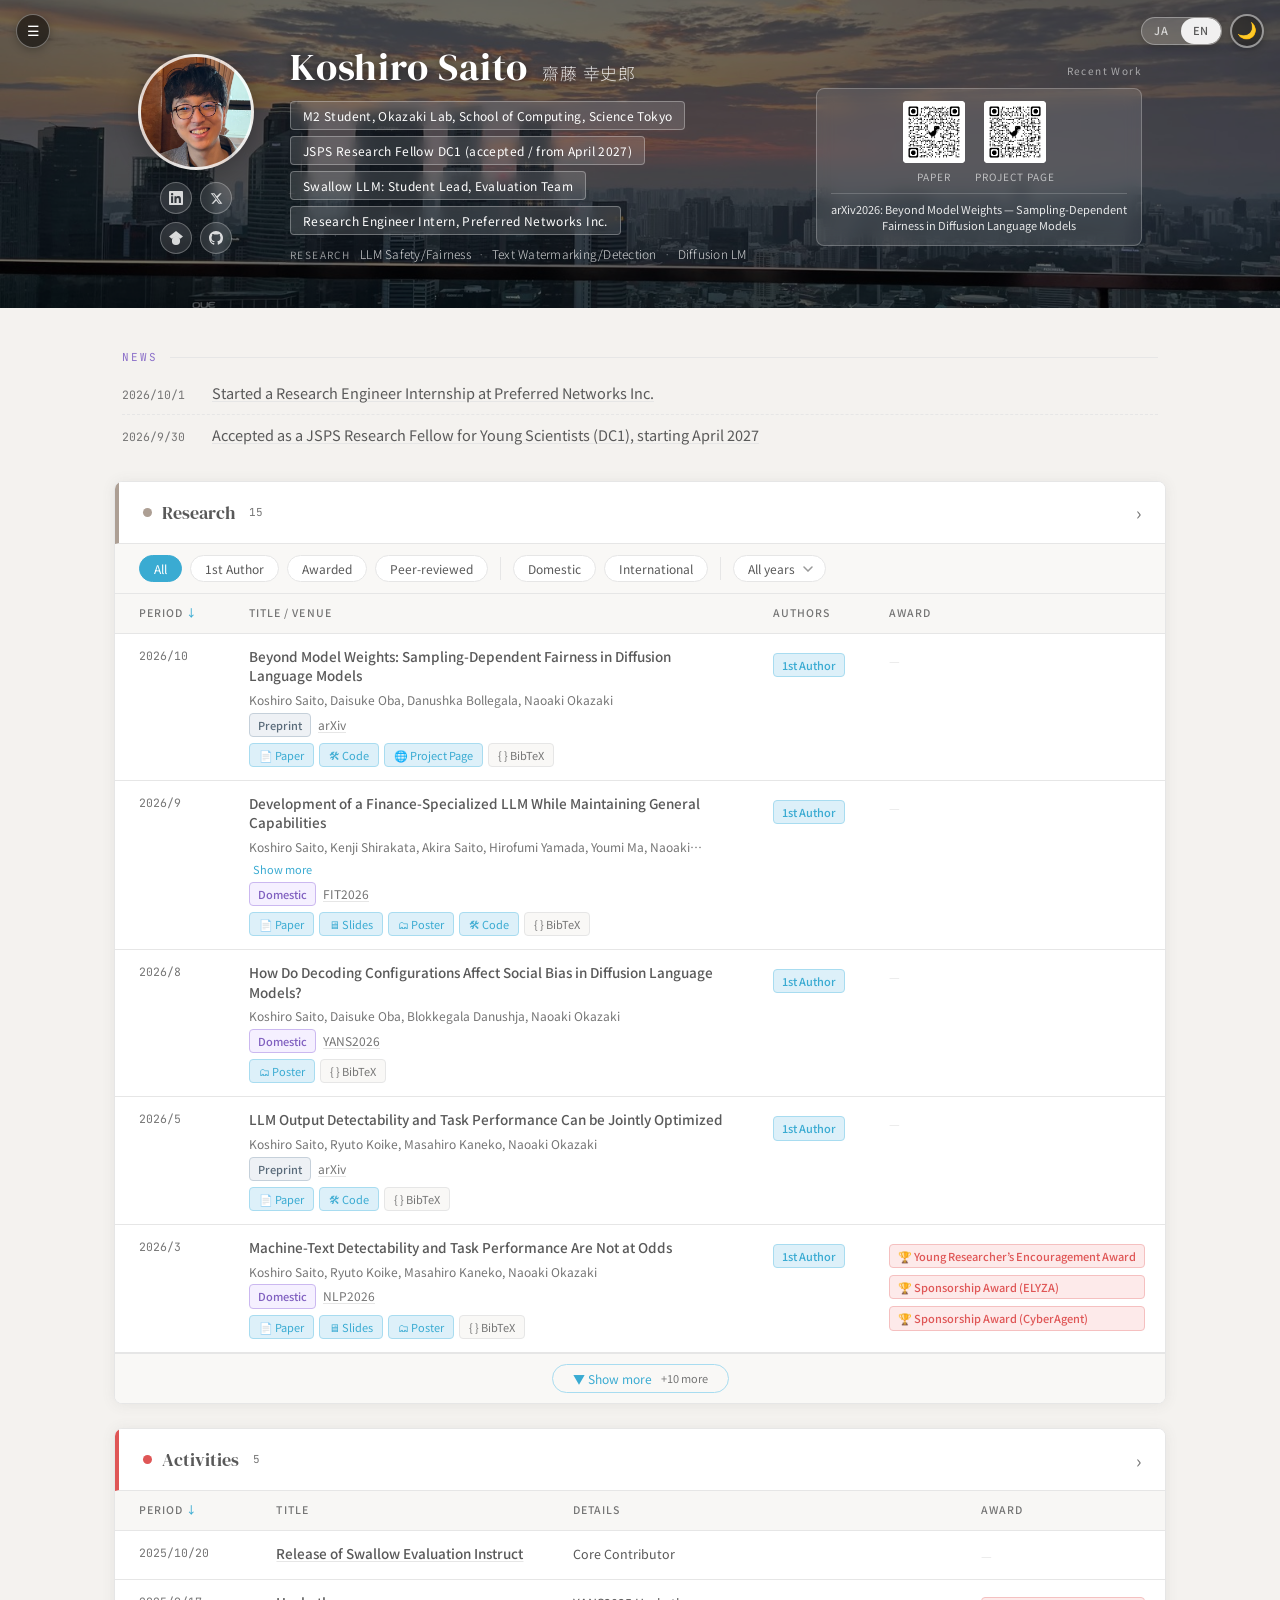
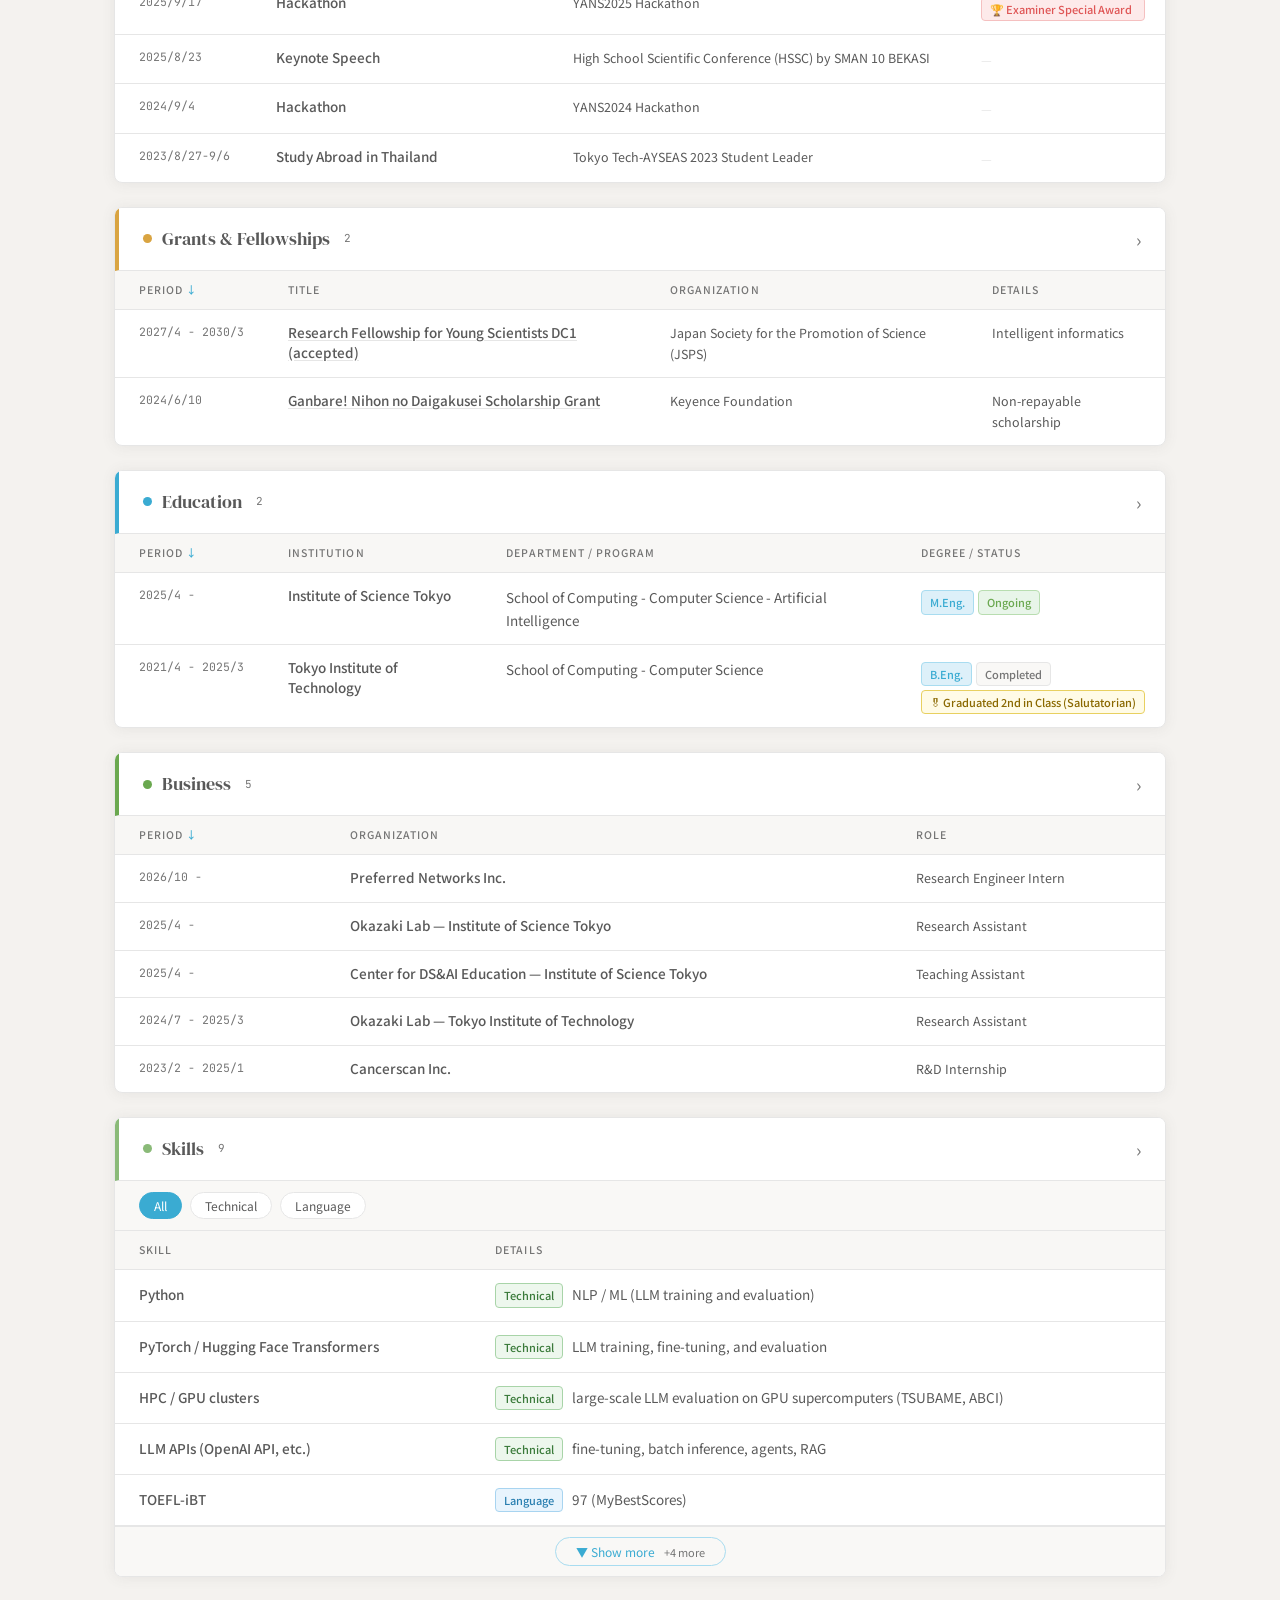
<file: index.html>
<!DOCTYPE html>
<html lang="en">
<head>
<meta charset="UTF-8">
<meta name="viewport" content="width=device-width, initial-scale=1.0">
<meta name="color-scheme" content="light dark">
<title>Koshiro Saito (齋藤 幸史郎)</title>
<!-- <meta name="description" content=""> -->
<link rel="canonical" href="https://pakapaka333.github.io/">
<link rel="alternate" hreflang="ja" href="https://pakapaka333.github.io/ja/">
<link rel="alternate" hreflang="en" href="https://pakapaka333.github.io/">
<link rel="alternate" hreflang="x-default" href="https://pakapaka333.github.io/">
<link rel="icon" type="image/svg+xml" href="figures/favicon.svg">
<link rel="icon" type="image/png" href="figures/favicon.png">
<link rel="apple-touch-icon" href="figures/apple-touch-icon.png">
<!-- OGP / Twitter Card -->
<meta property="og:type" content="profile">
<meta property="og:title" content="Koshiro Saito (齋藤 幸史郎)">
<!-- <meta property="og:description" content=""> -->
<meta property="og:url" content="https://pakapaka333.github.io/">
<meta property="og:image" content="https://pakapaka333.github.io/figures/face_picture_trimmed.png">
<meta property="og:locale" content="en_US">
<meta property="og:locale:alternate" content="ja_JP">
<meta name="twitter:card" content="summary">
<meta name="twitter:title" content="Koshiro Saito (齋藤 幸史郎)">
<!-- <meta name="twitter:description" content=""> -->
<meta name="twitter:image" content="https://pakapaka333.github.io/figures/face_picture_trimmed.png">
<!-- Structured data -->
<script type="application/ld+json">
{
  "@context": "https://schema.org",
  "@type": "Person",
  "name": "Koshiro Saito",
  "alternateName": "齋藤 幸史郎",
  "url": "https://pakapaka333.github.io/",
  "image": "https://pakapaka333.github.io/figures/face_picture_trimmed.png",
  "affiliation": {
    "@type": "CollegeOrUniversity",
    "name": "Institute of Science Tokyo"
  }
}
</script>
<!-- sameAs (SNS links) is injected by app.js from profile/profile.json links -->

<!-- Theme bootstrap: apply the user's explicit override (if any) before first paint.
     With no override, data-theme stays unset and css/style.css follows the OS via prefers-color-scheme,
     so OS changes are picked up live. See js/app.js THEME. -->
<script>
  (function(){
    try{
      var s=localStorage.getItem('theme');
      if(s==='dark'||s==='light'){document.documentElement.setAttribute('data-theme',s);}
    }catch(e){}
  })();
</script>
<link rel="preconnect" href="https://fonts.googleapis.com">
<link rel="preconnect" href="https://fonts.gstatic.com" crossorigin>
<link href="https://fonts.googleapis.com/css2?family=DM+Serif+Display:ital@0;1&family=Noto+Sans+JP:wght@300;400;500;700&family=JetBrains+Mono:wght@300;400&display=swap" rel="stylesheet">
<link rel="stylesheet" href="css/style.css">
</head>
<body>

<!-- Fixed controls -->
<div class="fixed-controls">
  <nav class="lang-switch" aria-label="Language switch">
    <a class="lang-btn" href="ja/">JA</a>
    <span class="lang-btn active">EN</span>
  </nav>
  <button class="theme-toggle" id="themeToggle" onclick="toggleTheme()" aria-label="Toggle theme">🌙</button>
</div>

<!-- BibTeX Modal -->
<div class="modal-overlay" id="bibtexModal" onclick="closeBibtexModal(event)">
  <div class="modal-box">
    <div class="modal-header">
      <span class="modal-title">BibTeX</span>
      <button class="modal-close" onclick="document.getElementById('bibtexModal').classList.remove('open')">×</button>
    </div>
    <div class="modal-body"><pre class="bibtex-code" id="bibtexContent"></pre></div>
    <div class="modal-footer">
      <button class="copy-btn" id="copyBtn" onclick="copyBibtex()">Copy</button>
    </div>
  </div>
</div>

<!-- Header -->
<header class="header-wrap">
  <div class="header-bg-fallback"></div>
  <div class="header-bg"></div>
  <div class="header-content">
    <div class="header-left">
      <div class="face-photo" role="img" aria-label="Profile photo"></div>
      <div class="header-sns" id="profileSns"></div>
    </div>
    <div class="header-name">
      <h1><span id="profileNameMain">…</span><span class="name-sub" id="profileNameSub"></span></h1>
      <div class="affiliation" id="profileAffiliations"></div>
      <div class="header-interests" id="profileInterests"></div>
    </div>
    <div class="header-recent-wrap">
      <span class="recent-label" id="recentLabelEl"></span>
      <div class="header-recent" id="qrContainer"></div>
    </div>
  </div>
</header>

<!-- Main -->
<main class="main" id="mainContent">
  <!-- Skeleton placeholders shown until JS fetches the data -->
  <div class="skeleton-card" aria-hidden="true"><div class="sk-bar sk-title"></div><div class="sk-bar w85"></div><div class="sk-bar w60"></div></div>
  <div class="skeleton-card" aria-hidden="true"><div class="sk-bar sk-title"></div><div class="sk-bar w85"></div><div class="sk-bar w60"></div></div>
  <div class="skeleton-card" aria-hidden="true"><div class="sk-bar sk-title"></div><div class="sk-bar w60"></div></div>
</main>

<noscript>
  <div style="max-width:1100px;margin:0 auto;padding:24px 48px;">
    <p>This page requires JavaScript.</p>
    <p>Koshiro Saito (齋藤 幸史郎) — M2 student, School of Computing, Institute of Science Tokyo. JSPS Research Fellow DC1 (accepted / from April 2027).
      See <a href="https://scholar.google.co.jp/citations?user=h8HGRU4AAAAJ">Google Scholar</a> for publications.</p>
  </div>
</noscript>

<script src="js/lang/en.js"></script>
<script src="js/app.js"></script>
<script>initPage('en', '');</script>
</body>
</html>
</file>
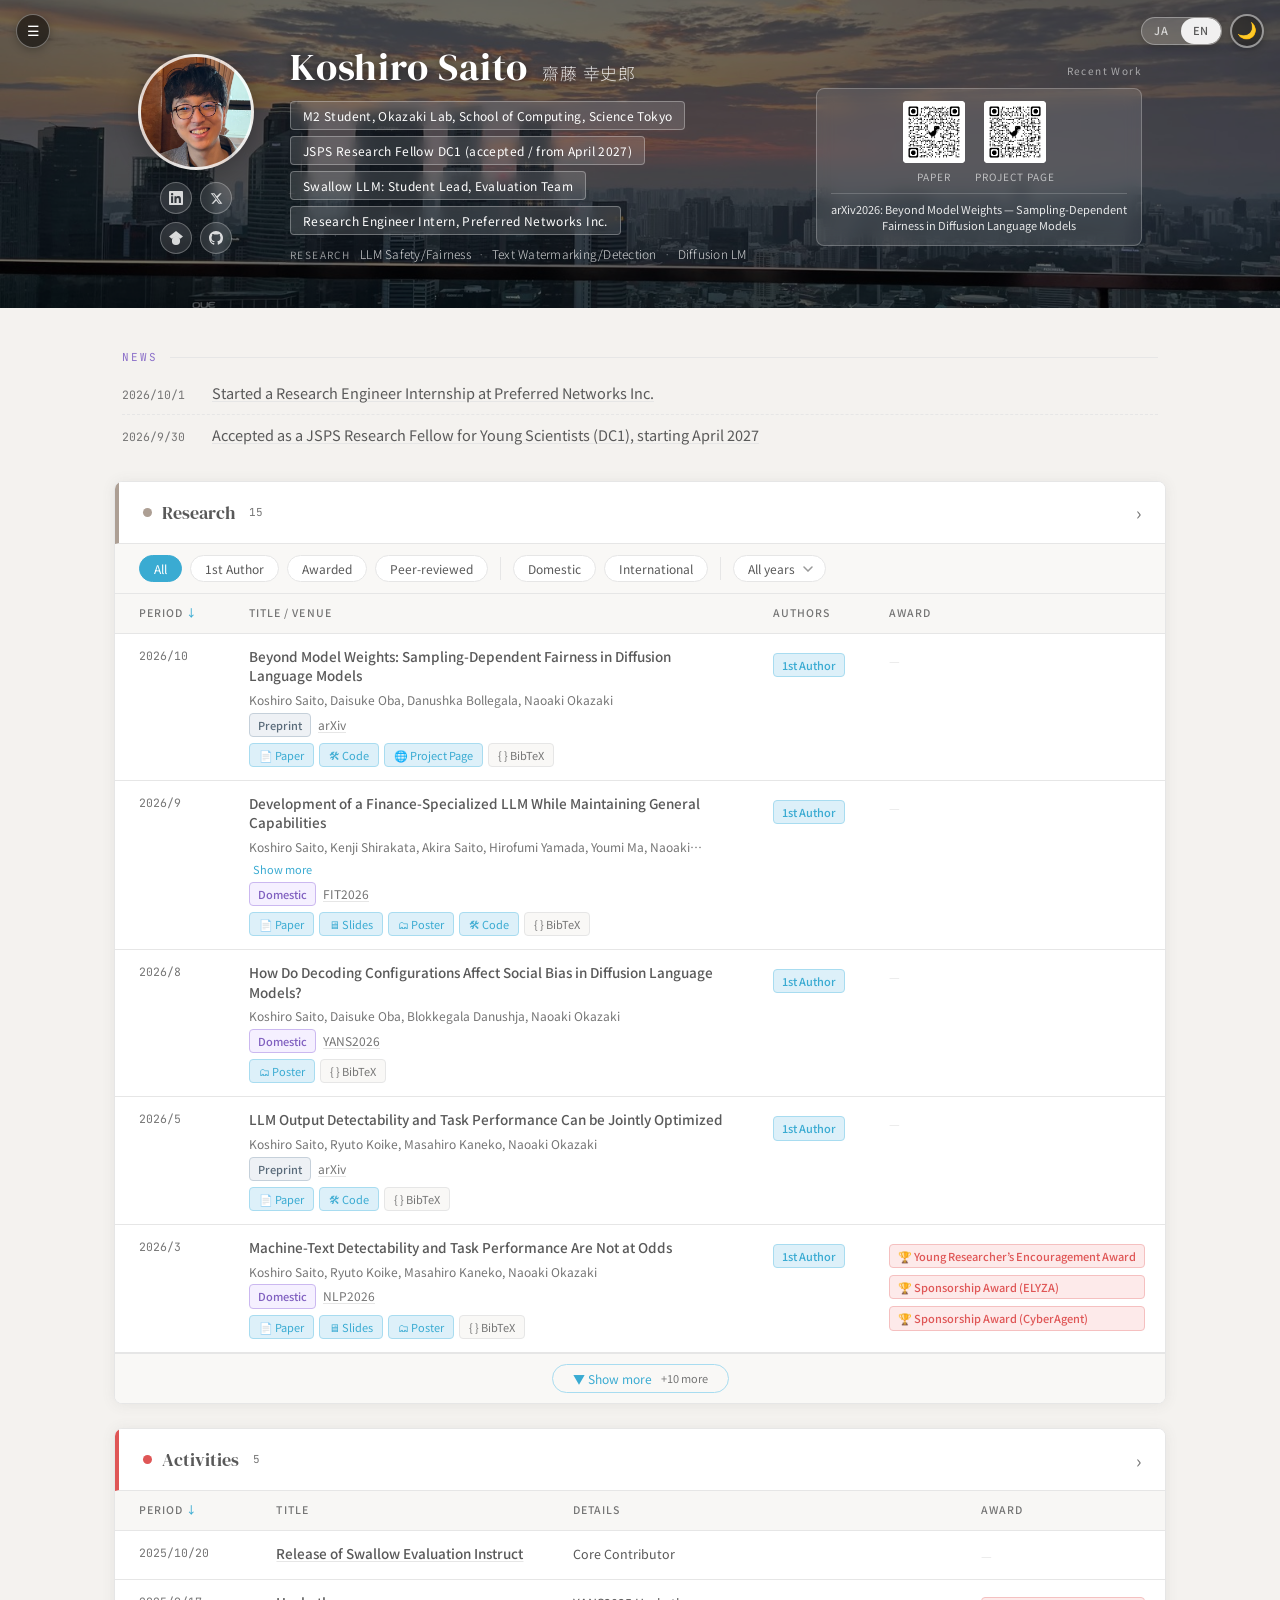
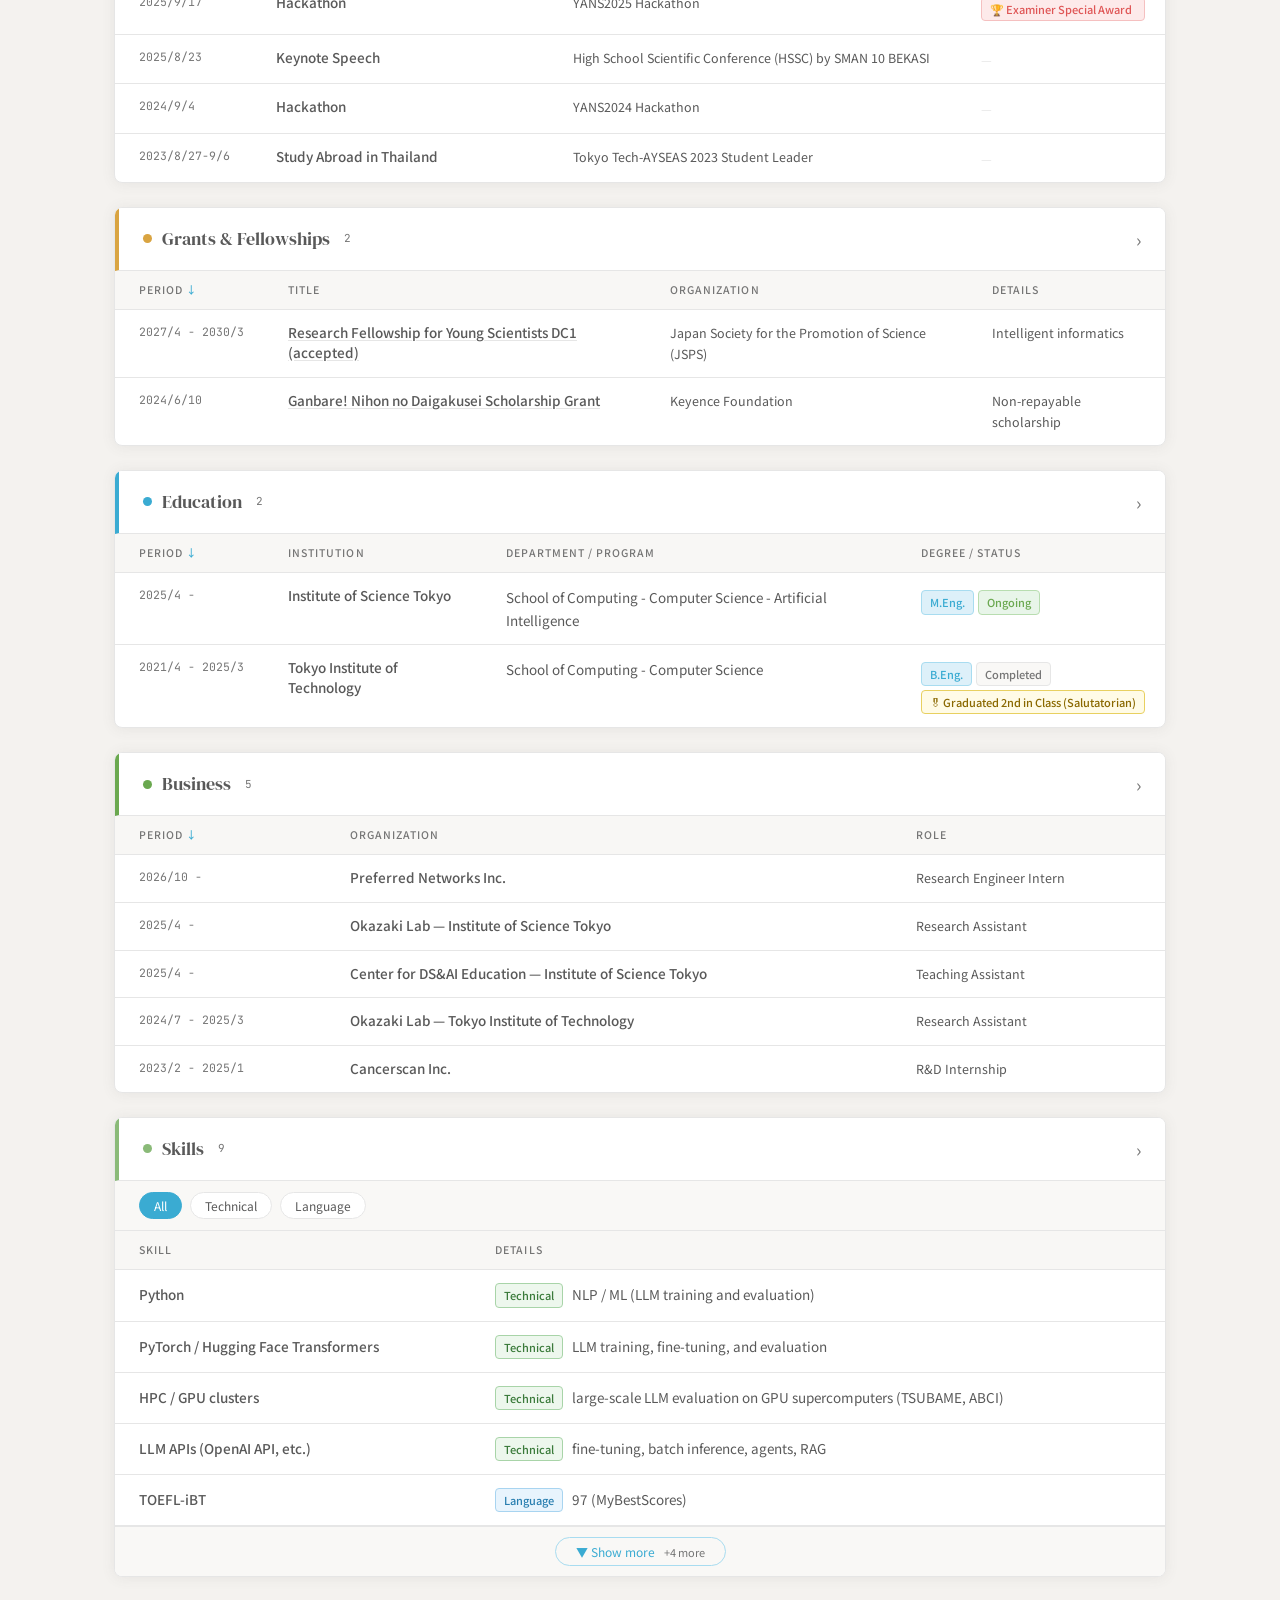
<file: en/index.html>
<!DOCTYPE html>
<html lang="en">
<head>
<meta charset="UTF-8">
<meta name="robots" content="noindex">
<!-- /en/ は旧 URL。英語版はサイトルート (/) に移動したため、ここは転送専用。
     GitHub Pages はサーバー側リダイレクトを持たないので JS + meta refresh で転送する。
     JS が動く環境では #hash も引き継ぐ (例: /en/#sec-research → /#sec-research)。 -->
<link rel="canonical" href="https://pakapaka333.github.io/">
<script>location.replace('../' + location.search + location.hash);</script>
<meta http-equiv="refresh" content="0; url=../">
<title>Redirecting…</title>
</head>
<body>
<p>This page has moved to <a href="../">https://pakapaka333.github.io/</a>.</p>
</body>
</html>
</file>
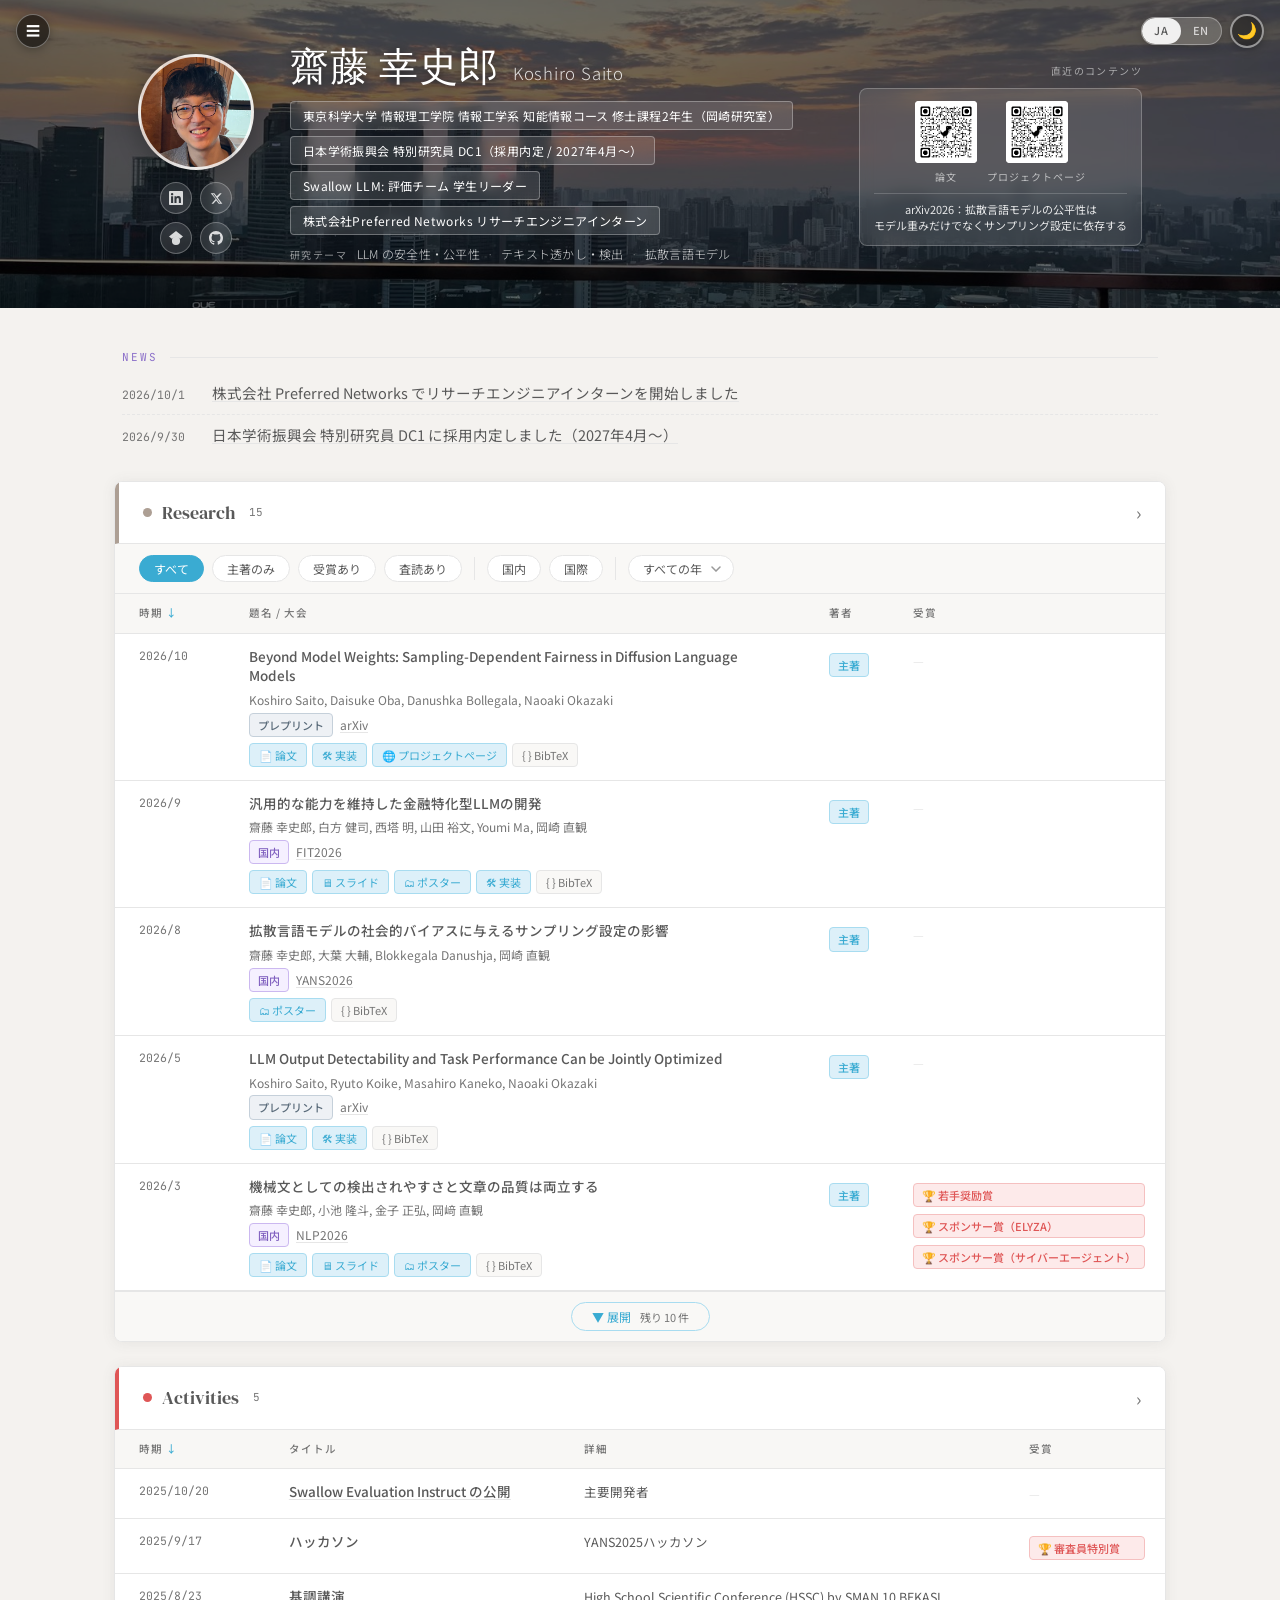
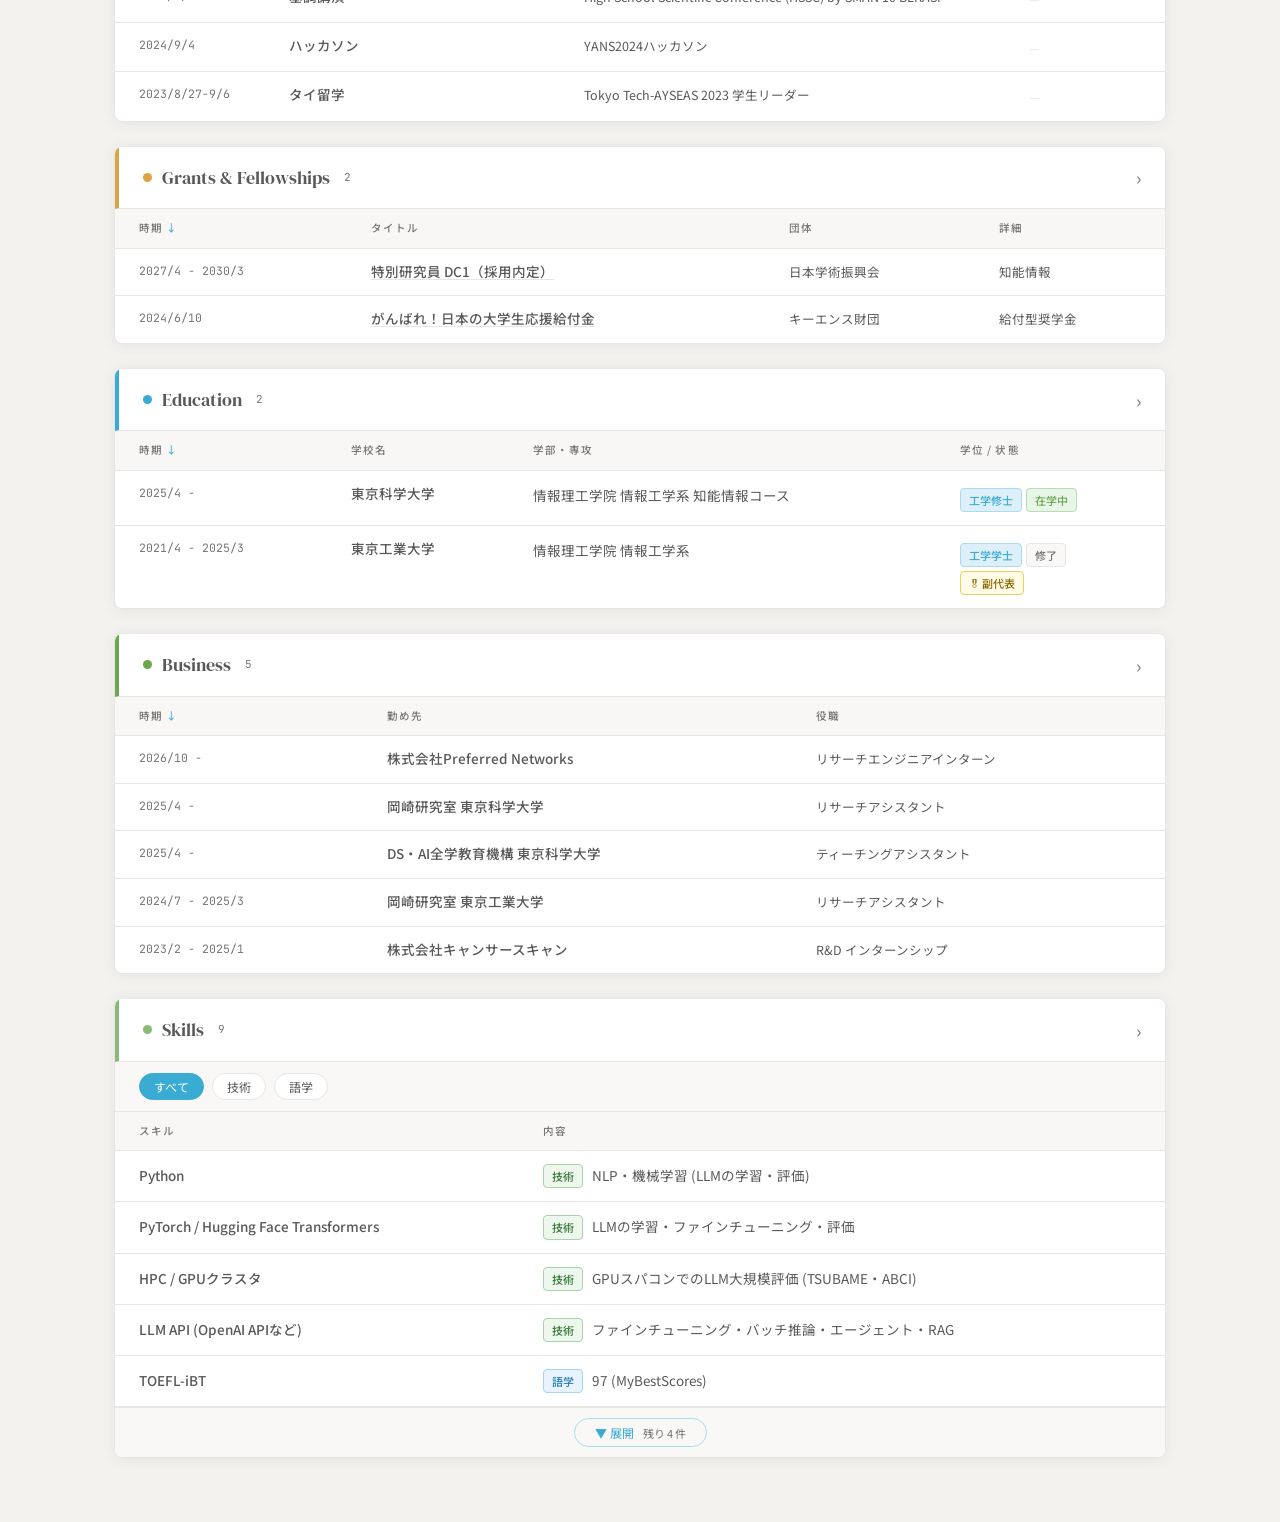
<file: ja/index.html>
<!DOCTYPE html>
<html lang="ja">
<head>
<meta charset="UTF-8">
<meta name="viewport" content="width=device-width, initial-scale=1.0">
<meta name="color-scheme" content="light dark">
<title>齋藤 幸史郎 (Koshiro Saito)</title>
<!-- <meta name="description" content=""> -->
<link rel="canonical" href="https://pakapaka333.github.io/ja/">
<link rel="alternate" hreflang="ja" href="https://pakapaka333.github.io/ja/">
<link rel="alternate" hreflang="en" href="https://pakapaka333.github.io/">
<link rel="alternate" hreflang="x-default" href="https://pakapaka333.github.io/">
<link rel="icon" type="image/svg+xml" href="../figures/favicon.svg">
<link rel="icon" type="image/png" href="../figures/favicon.png">
<link rel="apple-touch-icon" href="../figures/apple-touch-icon.png">
<!-- OGP / Twitter Card -->
<meta property="og:type" content="profile">
<meta property="og:title" content="齋藤 幸史郎 (Koshiro Saito)">
<!-- <meta property="og:description" content=""> -->
<meta property="og:url" content="https://pakapaka333.github.io/ja/">
<meta property="og:image" content="https://pakapaka333.github.io/figures/face_picture_trimmed.png">
<meta property="og:locale" content="ja_JP">
<meta property="og:locale:alternate" content="en_US">
<meta name="twitter:card" content="summary">
<meta name="twitter:title" content="齋藤 幸史郎 (Koshiro Saito)">
<!-- <meta name="twitter:description" content=""> -->
<meta name="twitter:image" content="https://pakapaka333.github.io/figures/face_picture_trimmed.png">
<!-- Structured data -->
<script type="application/ld+json">
{
  "@context": "https://schema.org",
  "@type": "Person",
  "name": "Koshiro Saito",
  "alternateName": "齋藤 幸史郎",
  "url": "https://pakapaka333.github.io/ja/",
  "image": "https://pakapaka333.github.io/figures/face_picture_trimmed.png",
  "affiliation": {
    "@type": "CollegeOrUniversity",
    "name": "Institute of Science Tokyo"
  }
}
</script>
<!-- sameAs (SNSリンク) は profile/profile.json の links から app.js が注入する -->

<!-- Theme bootstrap: apply the user's explicit override (if any) before first paint.
     With no override, data-theme stays unset and css/style.css follows the OS via prefers-color-scheme,
     so OS changes are picked up live. See js/app.js THEME. -->
<script>
  (function(){
    try{
      var s=localStorage.getItem('theme');
      if(s==='dark'||s==='light'){document.documentElement.setAttribute('data-theme',s);}
    }catch(e){}
  })();
</script>
<link rel="preconnect" href="https://fonts.googleapis.com">
<link rel="preconnect" href="https://fonts.gstatic.com" crossorigin>
<link href="https://fonts.googleapis.com/css2?family=DM+Serif+Display:ital@0;1&family=Noto+Sans+JP:wght@300;400;500;700&family=JetBrains+Mono:wght@300;400&display=swap" rel="stylesheet">
<link rel="stylesheet" href="../css/style.css">
<!-- 画像パスは css/style.css に一元化(CSS の url() はスタイルシート基準で解決されるため ja/ でも同じものが使える) -->
</head>
<body>

<!-- Fixed controls: lang switch + theme toggle -->
<div class="fixed-controls">
  <nav class="lang-switch" aria-label="言語切り替え">
    <span class="lang-btn active">JA</span>
    <a class="lang-btn" href="../">EN</a>
  </nav>
  <button class="theme-toggle" id="themeToggle" onclick="toggleTheme()" aria-label="テーマ切り替え">🌙</button>
</div>

<!-- BibTeX Modal -->
<div class="modal-overlay" id="bibtexModal" onclick="closeBibtexModal(event)">
  <div class="modal-box">
    <div class="modal-header">
      <span class="modal-title">BibTeX</span>
      <button class="modal-close" onclick="document.getElementById('bibtexModal').classList.remove('open')">×</button>
    </div>
    <div class="modal-body"><pre class="bibtex-code" id="bibtexContent"></pre></div>
    <div class="modal-footer">
      <button class="copy-btn" id="copyBtn" onclick="copyBibtex()">コピー</button>
    </div>
  </div>
</div>

<!-- Header -->
<header class="header-wrap">
  <div class="header-bg-fallback"></div>
  <div class="header-bg"></div>
  <div class="header-content">
    <div class="header-left">
      <div class="face-photo" role="img" aria-label="プロフィール写真"></div>
      <div class="header-sns" id="profileSns"></div>
    </div>
    <div class="header-name">
      <h1><span id="profileNameMain">…</span><span class="name-sub" id="profileNameSub"></span></h1>
      <div class="affiliation" id="profileAffiliations"></div>
      <div class="header-interests" id="profileInterests"></div>
    </div>
    <div class="header-recent-wrap">
      <span class="recent-label" id="recentLabelEl"></span>
      <div class="header-recent" id="qrContainer"></div>
    </div>
  </div>
</header>

<!-- Main -->
<main class="main" id="mainContent">
  <!-- スケルトン: JS がデータを取得するまでのプレースホルダー -->
  <div class="skeleton-card" aria-hidden="true"><div class="sk-bar sk-title"></div><div class="sk-bar w85"></div><div class="sk-bar w60"></div></div>
  <div class="skeleton-card" aria-hidden="true"><div class="sk-bar sk-title"></div><div class="sk-bar w85"></div><div class="sk-bar w60"></div></div>
  <div class="skeleton-card" aria-hidden="true"><div class="sk-bar sk-title"></div><div class="sk-bar w60"></div></div>
</main>

<noscript>
  <div style="max-width:1100px;margin:0 auto;padding:24px 48px;">
    <p>このページの表示には JavaScript が必要です。</p>
    <p>齋藤 幸史郎 (Koshiro Saito) — 東京科学大学 情報理工学院 修士課程。日本学術振興会 特別研究員 DC1（採用内定 / 2027年4月〜）。
      研究業績は <a href="https://scholar.google.co.jp/citations?user=h8HGRU4AAAAJ">Google Scholar</a> をご覧ください。</p>
  </div>
</noscript>

<script src="../js/lang/ja.js"></script>
<script src="../js/app.js"></script>
<script>initPage('ja', '../');</script>
</body>
</html>
</file>
<file: css/style.css>
/* ════════════════════════════════════════════
   style.css  —  Light / Dark / Responsive
════════════════════════════════════════════ */

/* ── Palette & Semantic Tokens (Light) ── */
:root {
  color-scheme: light;
  --stone:      #AD9F94;
  --charcoal:   #595959;
  --coral:      #DF5656;
  --sky:        #3AABD2;
  --light-gray: #E6E6E6;
  --sage:       #6aa84f;
  --gold:       #D9A441;
  --news:       #8B6FC9; /* News 専用。他セクションの色(stone/coral/sky/sage/gold/green)と被らない紫 */

  --bg:         #f4f2ef;
  --surface:    #ffffff;
  --surface-2:  #f9f8f6;
  --border:     #E6E6E6;
  --text:       #595959;
  --muted:      #757575; /* WCAG AA: 4.6:1 on white */
  --accent:     #3AABD2;
  --accent-lt:  #ddf0f9;
  --award-col:  #DF5656;
  --award-lt:   #fdeaea;
  --header-row: #f8f7f5;
  --radius:     8px;
  --shadow:     0 1px 14px rgba(89,89,89,0.09);

  /* badge / pill border colors (dark で上書きされる) */
  --accent-bd:   #a8dcf0;
  --award-bd:    #f5c0c0;
  --ongoing-bd:  #b8ddb0;
  --domestic-bd: #cbb8f0;
  --intl-bd:     #e8d080;
  --lang-bd:     #a8d4f0;
  --tech-bd:     #a8d4a8;
  --dist-bd:     #e8d060;
  --preprint-bd: #c5d0da;
}

/* ── Dark Tokens ── */
:root[data-theme="dark"] {
  color-scheme: dark;
  --news:       #a994e0;
  --bg:         #1a1917;
  --surface:    #242220;
  --surface-2:  #2c2a27;
  --border:     #3a3835;
  --text:       #d8d4cf;
  --muted:      #948e88; /* コントラスト改善 */
  --accent:     #4bbde0;
  --accent-lt:  #172f3a;
  --award-col:  #e87070;
  --award-lt:   #3a1a1a;
  --header-row: #2a2826;
  --shadow:     0 1px 14px rgba(0,0,0,0.35);
  --stone:      #c0b4ab;

  --accent-bd:   #2a5a70;
  --award-bd:    #6a3535;
  --ongoing-bd:  #2a5a35;
  --domestic-bd: #4a3570;
  --intl-bd:     #6a5525;
  --lang-bd:     #2a4a65;
  --tech-bd:     #2a5030;
  --dist-bd:     #6a5000;
  --preprint-bd: #3d4a56;
}

/* OS-level dark when no manual override (data-theme unset = auto mode; see js/app.js THEME).
   Tokens must stay identical to the :root[data-theme="dark"] block above. */
@media (prefers-color-scheme: dark) {
  :root:not([data-theme="light"]):not([data-theme="dark"]) {
    color-scheme: dark;
    --news:       #a994e0;
    --bg:         #1a1917;
    --surface:    #242220;
    --surface-2:  #2c2a27;
    --border:     #3a3835;
    --text:       #d8d4cf;
    --muted:      #948e88;
    --accent:     #4bbde0;
    --accent-lt:  #172f3a;
    --award-col:  #e87070;
    --award-lt:   #3a1a1a;
    --header-row: #2a2826;
    --shadow:     0 1px 14px rgba(0,0,0,0.35);
    --stone:      #c0b4ab;

    --accent-bd:   #2a5a70;
    --award-bd:    #6a3535;
    --ongoing-bd:  #2a5a35;
    --domestic-bd: #4a3570;
    --intl-bd:     #6a5525;
    --lang-bd:     #2a4a65;
    --tech-bd:     #2a5030;
    --dist-bd:     #6a5000;
    --preprint-bd: #3d4a56;
  }
}

*, *::before, *::after { box-sizing: border-box; margin: 0; padding: 0; }

body {
  background: var(--bg);
  color: var(--text);
  font-family: 'Noto Sans JP', sans-serif;
  font-weight: 400; /* 300 は低解像度で線が痩せるため本文は 400 */
  line-height: 1.75;
  font-size: 14px;
  transition: background 0.25s, color 0.25s;
}

/* キーボードフォーカスの可視化 */
:focus-visible { outline: 2px solid var(--accent); outline-offset: 2px; border-radius: 2px; }

/* ════════════════════════════════════════════
   FIXED CONTROLS  (top-right)
════════════════════════════════════════════ */
.fixed-controls {
  position: fixed;
  top: 14px; right: 16px;
  z-index: 300;
  display: flex;
  align-items: center;
  gap: 8px;
}

/* Language switch */
.lang-switch {
  display: flex;
  background: rgba(255,255,255,0.15);
  border: 1px solid rgba(255,255,255,0.32);
  border-radius: 20px;
  backdrop-filter: blur(8px);
  overflow: hidden;
  box-shadow: 0 2px 8px rgba(0,0,0,0.18);
}
.lang-btn {
  padding: 5px 12px;
  font-size: 11px; font-weight: 500; letter-spacing: 0.06em;
  color: rgba(255,255,255,0.72);
  text-decoration: none; border-radius: 18px;
  transition: background 0.15s, color 0.15s;
  line-height: 1.4;
}
.lang-btn:hover { color: #fff; background: rgba(255,255,255,0.2); }
.lang-btn.active { background: rgba(255,255,255,0.9); color: #595959; }

/* ── スクロール後(明るいコンテンツの上)はカード風配色に切り替え ──
   ヘッダー写真の上専用の白系半透明のままだと、白背景に溶けて読めなくなるため */
.fixed-controls.scrolled .lang-switch {
  background: var(--surface);
  border-color: var(--border);
  box-shadow: var(--shadow);
}
.fixed-controls.scrolled .lang-btn { color: var(--muted); }
.fixed-controls.scrolled .lang-btn:hover { color: var(--text); background: var(--surface-2); }
.fixed-controls.scrolled .lang-btn.active { background: var(--accent); color: #fff; }
.fixed-controls.scrolled .theme-toggle {
  background: var(--surface);
  border-color: var(--border);
  box-shadow: var(--shadow);
}

/* ── Theme toggle: icon-only circle, state shown by fill/icon ──
   Light mode → dark background pill (🌙) → clearly "it's light, click for dark"
   Dark  mode → light background pill (☀️) → clearly "it's dark, click for light"
*/
.theme-toggle {
  display: flex;
  align-items: center;
  justify-content: center;
  width: 34px; height: 34px;
  border-radius: 50%;
  border: 2px solid rgba(255,255,255,0.5);
  background: rgba(0,0,0,0.35);       /* dark fill in light mode → 🌙 stands out */
  backdrop-filter: blur(8px);
  cursor: pointer;
  font-size: 16px; line-height: 1;
  box-shadow: 0 2px 8px rgba(0,0,0,0.25);
  transition: background 0.2s, border-color 0.2s, transform 0.15s, box-shadow 0.15s;
}
/* In dark mode: light fill so ☀️ pops and signals "switch to light".
   data-mode is set by js/app.js from the *effective* theme (override or OS). */
.theme-toggle[data-mode="dark"] {
  background: rgba(255,255,255,0.85);
  border-color: rgba(255,255,255,0.9);
}
.theme-toggle:hover {
  transform: scale(1.1);
  box-shadow: 0 3px 12px rgba(0,0,0,0.35);
}
/* hide any lingering text children */
.theme-toggle .t-label { display: none; }

/* ════════════════════════════════════════════
   HEADER
════════════════════════════════════════════ */
.header-wrap { position: relative; width: 100%; min-height: 300px; overflow: hidden; }
.header-bg-fallback { position: absolute; inset: 0; background: linear-gradient(140deg, #635c58 0%, var(--stone) 50%, #c9c0b8 100%); }
.header-bg { position: absolute; inset: 0; background: url('../figures/header.jpg') center / cover no-repeat; filter: brightness(0.45) saturate(0.85); }

.header-content {
  position: relative; min-height: 300px;
  max-width: 1100px; margin: 0 auto;
  padding: 44px 48px;
  display: flex; align-items: center; gap: 36px;
}

.header-left { flex-shrink: 0; display: flex; flex-direction: column; align-items: center; gap: 12px; }
.face-photo {
  flex-shrink: 0; width: 116px; height: 116px; border-radius: 50%;
  border: 3px solid rgba(255,255,255,0.78);
  box-shadow: 0 4px 24px rgba(0,0,0,0.3);
  background: var(--stone) url('../figures/face_picture_trimmed.png') center / cover no-repeat;
}

.header-name { flex: 1; color: #fff; }
.header-name h1 { font-family: 'DM Serif Display', serif; font-size: 2.45rem; font-weight: 400; letter-spacing: 0.02em; line-height: 1.15; text-shadow: 0 2px 10px rgba(0,0,0,0.5); display: flex; flex-wrap: wrap; align-items: baseline; column-gap: 14px; }
.name-sub { display: inline-block; font-family: 'Noto Sans JP', sans-serif; font-size: 1.05rem; font-weight: 300; opacity: 0.82; }
.header-name .affiliation { margin-top: 12px; display: flex; flex-wrap: wrap; gap: 6px; }
.affil-tag { font-size: 12px; font-weight: 400; letter-spacing: 0.03em; background: rgba(255,255,255,0.13); border: 1px solid rgba(255,255,255,0.3); border-radius: 4px; padding: 3px 12px; backdrop-filter: blur(6px); }

.header-interests { margin-top: 8px; font-size: 12px; font-weight: 300; letter-spacing: 0.02em; color: rgba(255,255,255,0.82); display: flex; flex-wrap: wrap; align-items: baseline; column-gap: 7px; row-gap: 2px; }
.interests-label { font-size: 10px; font-weight: 400; letter-spacing: 0.14em; text-transform: uppercase; color: rgba(255,255,255,0.55); margin-right: 3px; }
.interests-sep { color: rgba(255,255,255,0.45); }

.header-sns { display: grid; grid-template-columns: repeat(2, 32px); gap: 8px; justify-content: center; } /* 2x2 under the photo (photo is 116px; 4-in-a-row would be wider) */
.sns-btn { display: inline-flex; align-items: center; justify-content: center; width: 32px; height: 32px; color: rgba(255,255,255,0.82); background: rgba(255,255,255,0.12); border: 1px solid rgba(255,255,255,0.28); border-radius: 50%; text-decoration: none; backdrop-filter: blur(4px); transition: background 0.15s, color 0.15s, transform 0.15s; }
.sns-btn:hover { background: rgba(255,255,255,0.28); color: #fff; transform: translateY(-1px); }

.header-recent-wrap { flex-shrink: 0; display: flex; flex-direction: column; align-items: flex-end; gap: 8px; }
.recent-label { font-size: 10px; font-weight: 400; letter-spacing: 0.14em; color: rgba(255,255,255,0.55); text-align: right; }
.header-recent { display: flex; gap: 12px; align-items: flex-start; }

.qr-group { background: rgba(255,255,255,0.11); border: 1px solid rgba(255,255,255,0.24); border-radius: var(--radius); padding: 12px 14px; color: #fff; backdrop-filter: blur(8px); transition: background 0.2s, transform 0.2s; display: flex; flex-direction: column; gap: 8px; min-width: 180px; }
.qr-group:hover { background: rgba(255,255,255,0.18); transform: translateY(-2px); }
.qr-pair { display: flex; gap: 10px; justify-content: center; }
.qr-item { display: flex; flex-direction: column; align-items: center; gap: 5px; text-decoration: none; color: inherit; }
.qr-item:hover .qr-box { outline: 2px solid rgba(255,255,255,0.6); }
.qr-type { font-size: 10px; text-transform: uppercase; letter-spacing: 0.1em; opacity: 0.62; white-space: nowrap; }
.qr-box { width: 62px; height: 62px; background: #fff; border-radius: 4px; display: flex; align-items: center; justify-content: center; overflow: hidden; transition: outline 0.15s; }
.qr-box img { width: 100%; height: 100%; object-fit: contain; }
.qr-divider { border: none; border-top: 1px solid rgba(255,255,255,0.18); }
.qr-desc { font-size: 11px; opacity: 0.88; line-height: 1.4; text-align: center; }

/* ════════════════════════════════════════════
   MAIN  /  SECTION CARDS
════════════════════════════════════════════ */
.main { max-width: 1100px; margin: 40px auto 64px; padding: 0 24px; display: flex; flex-direction: column; gap: 24px; }

.section-card { background: var(--surface); border: 1px solid var(--border); border-radius: var(--radius); box-shadow: var(--shadow); overflow: hidden; animation: fadeUp 0.42s ease both; transition: background 0.25s, border-color 0.25s; }
.section-card:nth-child(1){animation-delay:0.04s} .section-card:nth-child(2){animation-delay:0.09s}
.section-card:nth-child(3){animation-delay:0.14s} .section-card:nth-child(4){animation-delay:0.19s}
.section-card:nth-child(5){animation-delay:0.24s} .section-card:nth-child(6){animation-delay:0.29s}
.section-card:nth-child(7){animation-delay:0.34s}
@keyframes fadeUp { from { opacity:0; transform:translateY(13px); } to { opacity:1; transform:translateY(0); } }

.section-header { display:flex; align-items:center; justify-content:space-between; padding:15px 24px; cursor:pointer; user-select:none; border-bottom:1px solid var(--border); background:var(--surface); transition:background 0.13s; }
.section-header:hover { background:var(--surface-2); }

#sec-research   .section-header { border-left:4px solid var(--stone); }
#sec-activities .section-header { border-left:4px solid var(--coral); }
#sec-grants     .section-header { border-left:4px solid var(--gold); }
#sec-education  .section-header { border-left:4px solid var(--sky); }
#sec-business   .section-header { border-left:4px solid var(--sage); }
#sec-skills     .section-header { border-left:4px solid #8aba78; }

.section-title { display:flex; align-items:center; gap:10px; }
.section-dot { width:9px; height:9px; border-radius:50%; flex-shrink:0; }
.dot-news{background:var(--news)} .dot-research{background:var(--stone)} .dot-activities{background:var(--coral)}
.dot-grants{background:var(--gold)} .dot-education{background:var(--sky)} .dot-business{background:var(--sage)} .dot-skills{background:#8aba78}

.section-label { font-family:'DM Serif Display',serif; font-size:1.13rem; color:var(--text); }
.section-count { font-family:'JetBrains Mono',monospace; font-size:11px; color:var(--muted); margin-left:4px; }
.section-chevron { font-size:18px; color:var(--muted); transition:transform 0.28s ease; line-height:1; }
.section-card.collapsed .section-chevron { transform:rotate(-90deg); }
.section-body { overflow:hidden; transition:max-height 0.38s cubic-bezier(0.4,0,0.2,1); max-height:8000px; }
.section-card.collapsed .section-body { max-height:0; }

/* ════════════════════════════════════════════
   FILTER BAR
════════════════════════════════════════════ */
.filter-bar { display:flex; gap:8px; padding:11px 24px; border-bottom:1px solid var(--border); flex-wrap:wrap; background:var(--surface-2); align-items:center; }
.filter-separator { width:1px; background:var(--border); margin:2px 4px; align-self:stretch; }
.filter-btn { font-family:'Noto Sans JP',sans-serif; font-size:12px; font-weight:400; padding:4px 14px; border-radius:20px; border:1px solid var(--border); background:var(--surface); color:var(--text); cursor:pointer; transition:all 0.14s; }
.filter-btn.active { background:var(--accent); border-color:var(--accent); color:#fff; }
.filter-btn:hover:not(.active) { border-color:var(--accent); color:var(--accent); }

/* ── 年フィルターのプルダウン(フィルターピルと同じ見た目) ── */
.filter-select {
  font-family:'Noto Sans JP',sans-serif; font-size:12px; font-weight:400;
  padding:4px 30px 4px 14px; border-radius:20px;
  border:1px solid var(--border); background-color:var(--surface); color:var(--text);
  cursor:pointer; transition:all 0.14s;
  appearance:none; -webkit-appearance:none;
  background-image:url("data:image/svg+xml,%3Csvg xmlns='http://www.w3.org/2000/svg' width='10' height='6'%3E%3Cpath d='M1 1l4 4 4-4' fill='none' stroke='%23999999' stroke-width='1.5' stroke-linecap='round'/%3E%3C/svg%3E");
  background-repeat:no-repeat; background-position:right 12px center;
}
.filter-select:hover:not(.active) { border-color:var(--accent); color:var(--accent); }
.filter-select.active {
  background-color:var(--accent); border-color:var(--accent); color:#fff;
  background-image:url("data:image/svg+xml,%3Csvg xmlns='http://www.w3.org/2000/svg' width='10' height='6'%3E%3Cpath d='M1 1l4 4 4-4' fill='none' stroke='%23ffffff' stroke-width='1.5' stroke-linecap='round'/%3E%3C/svg%3E");
}
/* ドロップダウン内の選択肢はネイティブ描画: ダークでも読めるよう配色を固定 */
.filter-select option { background:var(--surface); color:var(--text); }

/* ════════════════════════════════════════════
   TABLE
════════════════════════════════════════════ */
.table-wrap { overflow-x:auto; }
table { width:100%; border-collapse:collapse; font-size:13.5px; }

thead th {
  padding:10px 20px 10px 24px; text-align:left;
  font-size:10.5px; font-weight:500; text-transform:uppercase; letter-spacing:0.1em;
  color:var(--muted); background:var(--header-row); border-bottom:1px solid var(--border); white-space:nowrap;
  transition:background 0.25s;
}
thead th:first-child { padding-left:24px; }
thead th.sortable { cursor:pointer; user-select:none; }
thead th.sortable:hover { color:var(--accent); background:var(--accent-lt); }
thead th.sort-asc::after  { content:' ↑'; color:var(--accent); }
thead th.sort-desc::after { content:' ↓'; color:var(--accent); }

tbody tr { border-bottom:1px solid var(--border); transition:background 0.12s; }
tbody tr:last-child { border-bottom:none; }
tbody tr:hover { background:var(--surface-2); }
tbody tr.row-hidden { display:none; }
tbody tr.row-over-limit { display:none; }

td { padding:13px 20px 13px 24px; vertical-align:top; line-height:1.65; }
td:first-child { padding-left:24px; }
.td-period { white-space:nowrap; font-family:'JetBrains Mono',monospace; font-size:11.5px; color:var(--muted); min-width:110px; }
.td-main  { font-weight:500; color:var(--text); line-height:1.45; }
.td-sub   { font-size:12.5px; color:var(--stone); margin-top:2px; }
.td-venue { font-size:12px; color:var(--muted); margin-top:3px; }

/* ── Authors ── */
.td-authors {
  font-size:12px; color:var(--muted); margin-top:4px;
  display:-webkit-box; -webkit-line-clamp:1; -webkit-box-orient:vertical; overflow:hidden; max-width:460px;
}
.td-authors.expanded { display:block; overflow:visible; -webkit-line-clamp:unset; }
.authors-toggle {
  font-size:11px; color:var(--accent); cursor:pointer; margin-left:4px;
  background:none; border:none; padding:0; font-family:inherit;
  display:none; /* shown by JS when text is truncated */
}
.authors-toggle.visible { display:inline; }
.authors-toggle:hover { text-decoration:underline; }

/* ── Badges ── */
.badge { display:inline-flex; align-items:center; gap:3px; font-size:11px; font-weight:500; border-radius:4px; padding:2px 8px; margin-top:4px; white-space:nowrap; }
.badge-award         { background:var(--award-lt); color:var(--award-col); border:1px solid var(--award-bd); }
.badge-first         { background:var(--accent-lt); color:var(--accent); border:1px solid var(--accent-bd); }
.badge-coauthor      { font-size:11px; color:var(--muted); }
.badge-status-done   { background:var(--surface-2); color:var(--muted); border:1px solid var(--border); }
.badge-status-ongoing{ background:#e8f5e9; color:#6aa84f; border:1px solid var(--ongoing-bd); }
.badge-domestic      { background:#f5f0ff; color:#8060c0; border:1px solid var(--domestic-bd); }
.badge-international { background:#fff8e0; color:#a07020; border:1px solid var(--intl-bd); }
.badge-preprint      { background:#eef1f5; color:#5a6b7a; border:1px solid var(--preprint-bd); }
.badge-lang          { background:#e8f4fd; color:#2a7fb0; border:1px solid var(--lang-bd); }
.badge-tech          { background:#edf7ed; color:#3a7a3a; border:1px solid var(--tech-bd); }
.awards-cell { display:flex; flex-direction:column; gap:3px; }

/* dark overrides for colored badges */
:root[data-theme="dark"] .badge-status-ongoing { background:#1a3020; }
:root[data-theme="dark"] .badge-domestic       { background:#2a1840; }
:root[data-theme="dark"] .badge-international  { background:#2a2010; }
:root[data-theme="dark"] .badge-preprint       { background:#232a30; }
:root[data-theme="dark"] .badge-lang           { background:#10283a; }
:root[data-theme="dark"] .badge-tech           { background:#102010; }
@media (prefers-color-scheme:dark) {
  :root:not([data-theme="light"]):not([data-theme="dark"]) .badge-status-ongoing { background:#1a3020; }
  :root:not([data-theme="light"]):not([data-theme="dark"]) .badge-domestic       { background:#2a1840; }
  :root:not([data-theme="light"]):not([data-theme="dark"]) .badge-international  { background:#2a2010; }
  :root:not([data-theme="light"]):not([data-theme="dark"]) .badge-preprint       { background:#232a30; }
  :root:not([data-theme="light"]):not([data-theme="dark"]) .badge-lang           { background:#10283a; }
  :root:not([data-theme="light"]):not([data-theme="dark"]) .badge-tech           { background:#102010; }
}

/* ── Paper Links ── */
.paper-links { display:flex; flex-wrap:wrap; gap:5px; margin-top:6px; }
.paper-link { display:inline-flex; align-items:center; gap:4px; font-size:11px; font-weight:400; color:var(--accent); background:var(--accent-lt); border:1px solid var(--accent-bd); border-radius:4px; padding:2px 9px; text-decoration:none; transition:background 0.13s, color 0.13s; }
.paper-link:hover { background:var(--accent); color:#fff; }
.bibtex-btn { display:inline-flex; align-items:center; gap:4px; font-size:11px; font-weight:400; color:var(--muted); background:var(--surface-2); border:1px solid var(--border); border-radius:4px; padding:2px 9px; cursor:pointer; transition:background 0.13s, color 0.13s, border-color 0.13s; font-family:inherit; }
.bibtex-btn:hover { background:var(--text); color:var(--bg); border-color:var(--text); }

/* ── Table Footer ── */
.table-footer { display:flex; align-items:center; justify-content:center; padding:10px 24px; border-top:1px solid var(--border); background:var(--surface-2); }
.expand-btn { font-family:'Noto Sans JP',sans-serif; font-size:12px; font-weight:400; color:var(--accent); background:none; border:1px solid var(--accent-bd); border-radius:20px; padding:5px 20px; cursor:pointer; transition:all 0.14s; display:flex; align-items:center; gap:5px; }
.expand-btn:hover { background:var(--accent); color:#fff; border-color:var(--accent); }
.row-count { color:var(--muted); font-size:11px; margin-left:4px; }

/* ── BibTeX Modal ── */
.modal-overlay { display:none; position:fixed; inset:0; background:rgba(0,0,0,0.5); z-index:1000; align-items:center; justify-content:center; backdrop-filter:blur(3px); }
.modal-overlay.open { display:flex; }
.modal-box { background:var(--surface); border-radius:var(--radius); box-shadow:0 8px 40px rgba(0,0,0,0.3); width:min(640px,92vw); max-height:80vh; display:flex; flex-direction:column; animation:modalIn 0.2s ease; border:1px solid var(--border); }
@keyframes modalIn { from{opacity:0;transform:scale(0.95) translateY(8px)} to{opacity:1;transform:scale(1) translateY(0)} }
.modal-header { display:flex; align-items:center; justify-content:space-between; padding:16px 20px; border-bottom:1px solid var(--border); }
.modal-title { font-family:'JetBrains Mono',monospace; font-size:13px; color:var(--text); font-weight:400; }
.modal-close { width:28px; height:28px; background:var(--surface-2); border:none; border-radius:50%; cursor:pointer; font-size:16px; color:var(--muted); display:flex; align-items:center; justify-content:center; transition:background 0.13s; }
.modal-close:hover { background:var(--border); color:var(--text); }
.modal-body { padding:0; overflow-y:auto; flex:1; }
.bibtex-code { margin:0; padding:20px; font-family:'JetBrains Mono',monospace; font-size:12px; line-height:1.7; color:var(--text); background:var(--surface-2); white-space:pre-wrap; word-break:break-all; }
.modal-footer { padding:12px 20px; border-top:1px solid var(--border); display:flex; justify-content:flex-end; }
.copy-btn { font-family:'Noto Sans JP',sans-serif; font-size:12px; font-weight:400; padding:6px 16px; border-radius:6px; border:1px solid var(--border); background:var(--surface); color:var(--text); cursor:pointer; transition:all 0.13s; }
.copy-btn:hover { background:var(--accent); color:#fff; border-color:var(--accent); }
.copy-btn.copied { background:var(--sage); color:#fff; border-color:var(--sage); }

/* ── Misc ── */
.skill-name { font-weight:500; color:var(--text); }
.empty-state { text-align:center; padding:36px; color:var(--muted); font-size:13px; }

/* ── News: 枠・カード・左バーなし。背景の上に直接置くテキストブロック。
   小さなラベルの下に、日付 + 本文の行を細い罫線で区切って並べる(最新 NEWS_MAX 件 / app.js) ── */
.news-box { padding:0 8px; animation:fadeUp 0.42s ease both; }
.news-head { display:flex; align-items:center; gap:12px; margin-bottom:6px; }
.news-label { font-family:'JetBrains Mono',monospace; font-size:11px; font-weight:400; letter-spacing:0.18em; text-transform:uppercase; color:var(--news); }
.news-head::after { content:''; flex:1; height:1px; background:var(--border); }
.news-list { list-style:none; margin:0; padding:0; }
.news-item { display:flex; gap:18px; align-items:baseline; padding:9px 0; border-bottom:1px dashed var(--border); }
.news-item:last-child { border-bottom:none; }
.news-date { font-family:'JetBrains Mono',monospace; font-size:11.5px; color:var(--muted); white-space:nowrap; flex-shrink:0; min-width:72px; }
.news-text { font-size:14.5px; color:var(--text); line-height:1.5; }
.news-empty { font-size:13px; color:var(--muted); padding:6px 0; }

/* ── In-table hyperlinks ── */
.td-link {
  color: inherit;
  text-decoration: underline;
  text-decoration-color: var(--border);
  text-underline-offset: 2px;
  transition: color 0.13s, text-decoration-color 0.13s;
}
.td-link:hover {
  color: var(--accent);
  text-decoration-color: var(--accent);
}

/* ── Distinction badge (valedictorian / honours) ── */
.badge-distinction {
  background: #fffbe6;
  color: #8a6800;
  border: 1px solid var(--dist-bd);
}
:root[data-theme="dark"] .badge-distinction {
  background: #2a2000;
  color: #e0c040;
}
@media (prefers-color-scheme:dark) {
  :root:not([data-theme="light"]):not([data-theme="dark"]) .badge-distinction {
    background:#2a2000; color:#e0c040;
  }
}

/* ════════════════════════════════════════════
   TOC SIDEBAR  (黒半透明・開閉可能)
════════════════════════════════════════════ */
.toc-toggle {
  position: fixed; top: 14px; left: 16px; z-index: 300;
  width: 34px; height: 34px; border-radius: 50%;
  display: flex; align-items: center; justify-content: center;
  background: rgba(0,0,0,0.55); color: #fff;
  border: 1px solid rgba(255,255,255,0.35);
  backdrop-filter: blur(8px);
  cursor: pointer; font-size: 14px; line-height: 1;
  box-shadow: 0 2px 8px rgba(0,0,0,0.25);
  transition: transform 0.15s, background 0.2s;
}
.toc-toggle:hover { transform: scale(1.1); background: rgba(0,0,0,0.7); }

.toc {
  /* 垂直中央: ページ先頭でもヘッダーの顔写真やコンテンツと重ならない位置 */
  position: fixed; top: 50%; left: 16px; z-index: 290;
  transform: translateY(-50%);
  display: flex; flex-direction: column; gap: 2px;
  padding: 10px 8px;
  border-radius: 12px;
  background: rgba(0,0,0,0.72);
  backdrop-filter: blur(10px);
  border: 1px solid rgba(255,255,255,0.14);
  box-shadow: 0 4px 24px rgba(0,0,0,0.3);
  max-height: calc(100vh - 80px); overflow-y: auto;
  transition: transform 0.28s ease, opacity 0.28s ease;
}
.toc.toc-hidden { transform: translate(calc(-100% - 24px), -50%); opacity: 0; pointer-events: none; }
.toc-title {
  padding: 2px 12px 6px;
  font-family: 'DM Serif Display', serif;
  font-size: 13px; letter-spacing: 0.04em;
  color: rgba(255,255,255,0.92);
  border-bottom: 1px solid rgba(255,255,255,0.16);
  margin-bottom: 4px;
}
.toc-link {
  display: flex; align-items: center; gap: 8px;
  padding: 6px 12px; border-radius: 8px;
  color: rgba(255,255,255,0.75); font-size: 12px;
  text-decoration: none; white-space: nowrap;
  transition: background 0.13s, color 0.13s;
}
.toc-link:hover { background: rgba(255,255,255,0.12); color: #fff; }
.toc-link.active { background: rgba(255,255,255,0.16); color: #fff; font-weight: 500; }
.toc-dot { width: 7px; height: 7px; border-radius: 50%; flex-shrink: 0; }

/* ════════════════════════════════════════════
   SKELETON LOADING
════════════════════════════════════════════ */
.skeleton-card {
  background: var(--surface); border: 1px solid var(--border);
  border-radius: var(--radius); box-shadow: var(--shadow);
  padding: 20px 24px; display: flex; flex-direction: column; gap: 14px;
}
.sk-bar {
  height: 12px; border-radius: 6px;
  background: linear-gradient(90deg, var(--surface-2) 25%, var(--border) 50%, var(--surface-2) 75%);
  background-size: 200% 100%;
  animation: shimmer 1.2s linear infinite;
}
.sk-bar.sk-title { width: 30%; height: 16px; }
.sk-bar.w85 { width: 85%; }
.sk-bar.w60 { width: 60%; }
@keyframes shimmer { from { background-position: 200% 0; } to { background-position: -200% 0; } }
@media (prefers-reduced-motion: reduce) { .sk-bar { animation: none; } }

/* ── モバイル用メタ情報(デスクトップでは列として表示される内容の畳み込み先) ── */
.td-mobile-meta { display: none; }

/* ── Responsive ── */
@media (max-width: 768px) {
  .header-content { flex-direction:column; align-items:center; padding:64px 20px 36px; text-align:center; }
  .header-name h1 { font-size:1.9rem; justify-content:center; }
  .name-sub { display:block; width:100%; margin-top:3px; font-size:1rem; }
  .header-name .affiliation { justify-content:center; }
  .header-interests { justify-content:center; }
  .header-sns { display:flex; justify-content:center; }
  .header-recent-wrap { align-items:center; }
  .header-recent { justify-content:center; flex-wrap:wrap; }
  .main { padding:0 12px; margin:28px auto 48px; }
  td, thead th { padding-left:14px; }
  td:first-child, thead th:first-child { padding-left:14px; }
  .fixed-controls { gap:6px; }

  /* ヘッダー写真: 縦長画面では下側(街並み)が見えるように調整 */
  .header-bg { background-position: center 70%; }

  /* QR はスマホでは自分の画面をスキャンできないため隠し、リンクボタンだけにする */
  .qr-box { display: none; }
  .qr-item {
    flex-direction: row; gap: 6px;
    background: rgba(255,255,255,0.14);
    border: 1px solid rgba(255,255,255,0.32);
    border-radius: 20px; padding: 5px 14px;
  }
  .qr-item::before { content: '🔗'; font-size: 11px; }
  div.qr-item::before { content: none; } /* リンクなし(divレンダリング)にはアイコン不要 */
  .qr-type { opacity: 0.92; }

  /* テーブル: 時期 + 内容 の2列に圧縮。3列目以降は .hide-mobile で隠し、
     内容は app.js が .td-mobile-meta として2列目に畳み込む */
  .hide-mobile { display: none !important; }
  .td-mobile-meta { display: flex; flex-wrap: wrap; gap: 4px 8px; margin-top: 7px; align-items: flex-start; }
  .td-mobile-meta .mm-text { font-size: 12px; color: var(--muted); width: 100%; line-height: 1.5; }
  .td-mobile-meta .badge { margin-top: 0; }
  .td-period { min-width: 0; font-size: 11px; }
  td, thead th { padding-right: 12px; }

  /* News: モバイルは各行で日付の下に本文 */
  .news-box { padding:0 4px; }
  .news-item { flex-direction:column; gap:2px; }

  /* 目次はモバイルでは初期状態で閉じる(JS 側で制御) */
  .toc { left: 12px; }
  .toc-toggle { top: 12px; left: 12px; }
}
</file>
